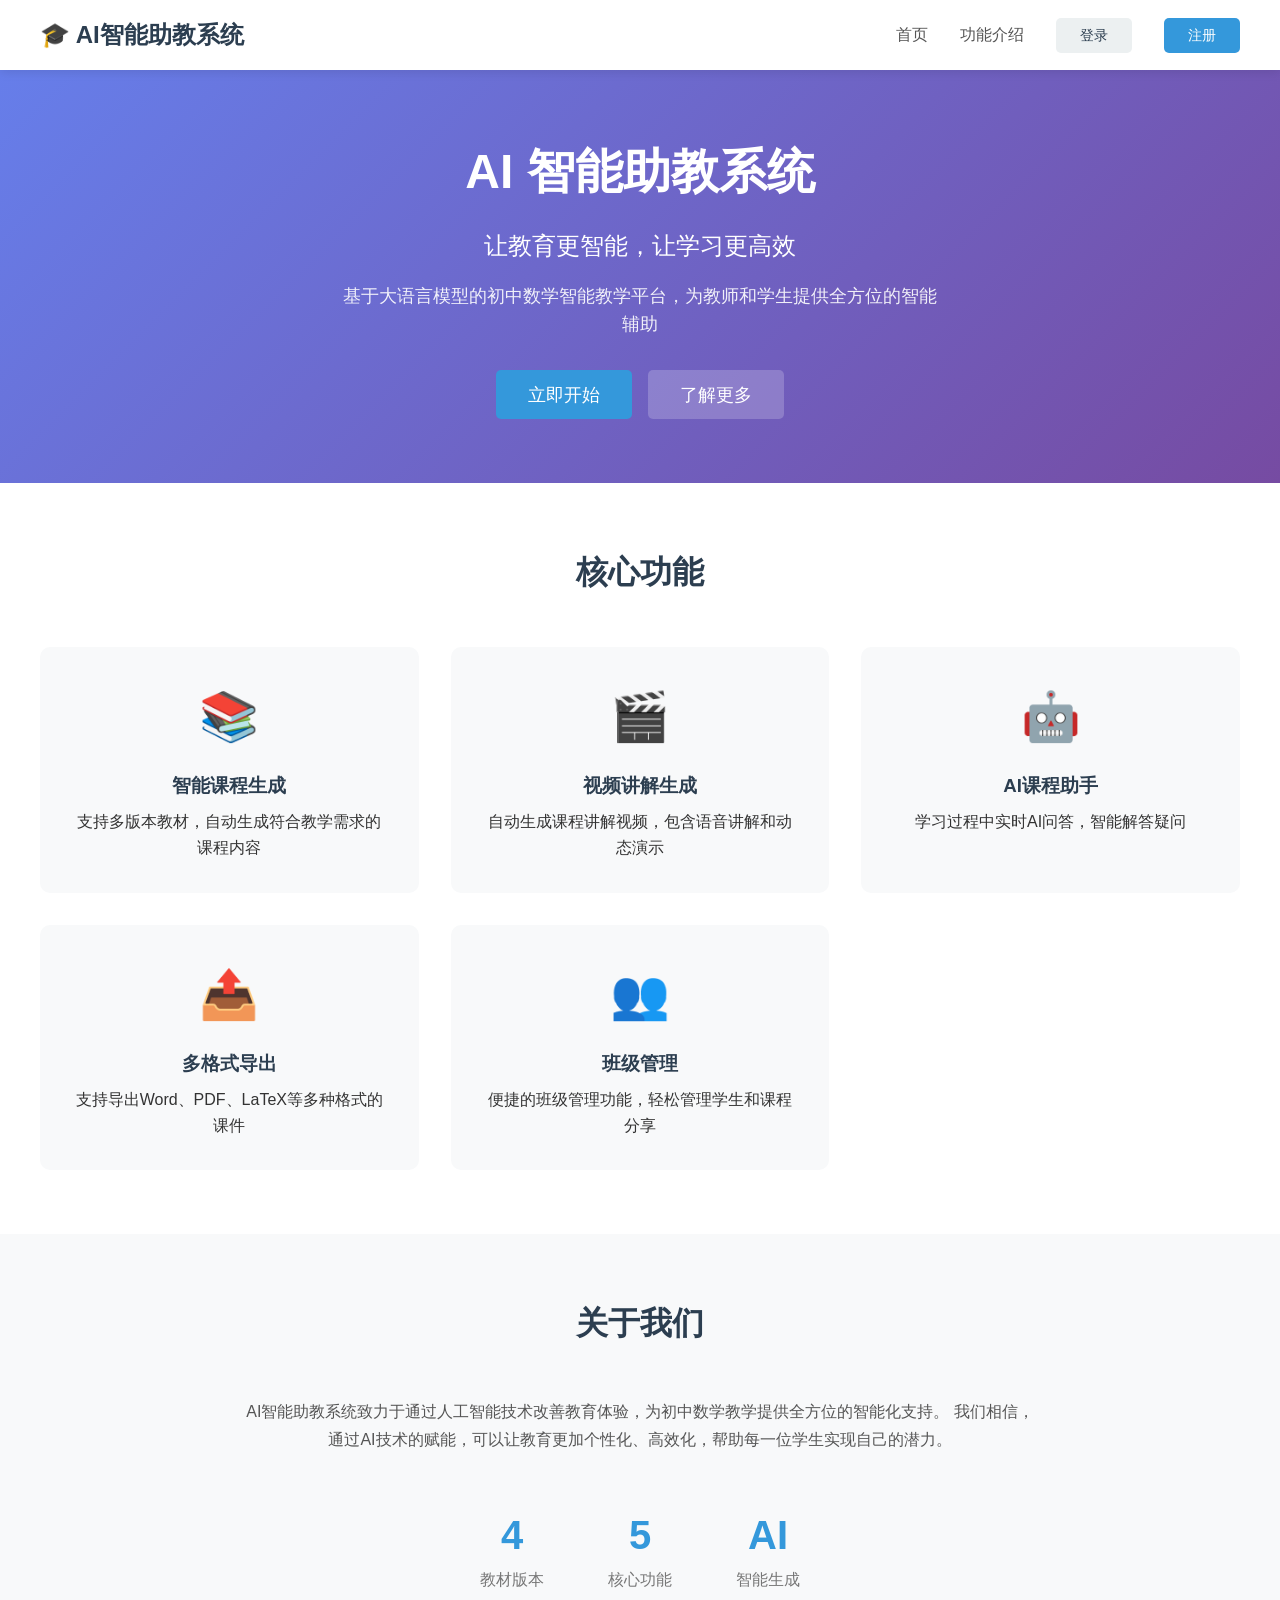
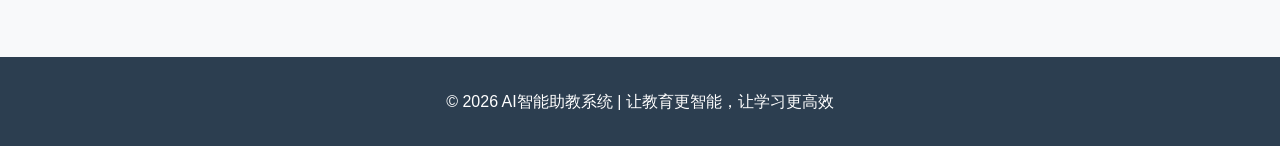
<file: shared/pages/login.html>
<!DOCTYPE html>
<html lang="zh-CN">
<head>
    <meta charset="UTF-8">
    <meta name="viewport" content="width=device-width, initial-scale=1.0">
    <title>AI智能助教系统 - 初中数学智能教学平台</title>
    <!-- 使用共享的样式文件 -->
    <link rel="stylesheet" href="/static/css/login-style.css">
    <style>
        /* 基础样式，确保页面可显示 */
        * {
            margin: 0;
            padding: 0;
            box-sizing: border-box;
        }
        body {
            font-family: -apple-system, BlinkMacSystemFont, 'Segoe UI', Roboto, sans-serif;
            line-height: 1.6;
            color: #333;
            background: #f5f7fa;
        }
        .login-container {
            min-height: 100vh;
        }
        /* 导航栏样式 */
        .login-header {
            background: white;
            box-shadow: 0 2px 10px rgba(0,0,0,0.1);
            padding: 1rem 2rem;
            position: sticky;
            top: 0;
            z-index: 1000;
        }
        .login-header nav {
            max-width: 1200px;
            margin: 0 auto;
            display: flex;
            justify-content: space-between;
            align-items: center;
        }
        .logo {
            font-size: 1.5rem;
            font-weight: bold;
            color: #2c3e50;
        }
        .nav-links {
            display: flex;
            gap: 2rem;
            align-items: center;
        }
        .nav-links a {
            text-decoration: none;
            color: #555;
            transition: color 0.3s;
        }
        .nav-links a:hover {
            color: #3498db;
        }
        .btn {
            padding: 0.5rem 1.5rem;
            border: none;
            border-radius: 5px;
            cursor: pointer;
            font-size: 0.9rem;
            transition: all 0.3s;
        }
        .btn-primary {
            background: #3498db;
            color: white;
        }
        .btn-secondary {
            background: #ecf0f1;
            color: #2c3e50;
        }
        .btn:hover {
            transform: translateY(-2px);
            box-shadow: 0 4px 8px rgba(0,0,0,0.2);
        }
        /* Hero区域 */
        .hero-section {
            background: linear-gradient(135deg, #667eea 0%, #764ba2 100%);
            color: white;
            padding: 4rem 2rem;
            text-align: center;
        }
        .hero-title {
            font-size: 3rem;
            margin-bottom: 1rem;
        }
        .hero-subtitle {
            font-size: 1.5rem;
            margin-bottom: 1rem;
        }
        .hero-description {
            font-size: 1.1rem;
            opacity: 0.9;
            max-width: 600px;
            margin: 0 auto 2rem;
        }
        .hero-buttons {
            display: flex;
            gap: 1rem;
            justify-content: center;
        }
        .btn-large {
            padding: 0.8rem 2rem;
            font-size: 1.1rem;
        }
        /* 功能区域 */
        .features-section {
            padding: 4rem 2rem;
            background: white;
        }
        .section-title {
            text-align: center;
            font-size: 2rem;
            margin-bottom: 3rem;
            color: #2c3e50;
        }
        .features-grid {
            display: grid;
            grid-template-columns: repeat(auto-fit, minmax(300px, 1fr));
            gap: 2rem;
            max-width: 1200px;
            margin: 0 auto;
        }
        .feature-card {
            background: #f8f9fa;
            padding: 2rem;
            border-radius: 10px;
            text-align: center;
            transition: transform 0.3s;
        }
        .feature-card:hover {
            transform: translateY(-5px);
        }
        .feature-icon-large {
            font-size: 3rem;
            margin-bottom: 1rem;
        }
        .feature-card h3 {
            margin-bottom: 0.5rem;
            color: #2c3e50;
        }
        /* 模态框样式 */
        .modal {
            display: none;
            position: fixed;
            top: 0;
            left: 0;
            width: 100%;
            height: 100%;
            background: rgba(0,0,0,0.5);
            z-index: 2000;
            justify-content: center;
            align-items: center;
        }
        .modal.active {
            display: flex;
        }
        .modal-content {
            background: white;
            padding: 2rem;
            border-radius: 10px;
            max-width: 400px;
            width: 90%;
        }
        .form-group {
            margin-bottom: 1rem;
        }
        .form-group label {
            display: block;
            margin-bottom: 0.5rem;
            color: #555;
        }
        .form-group input, .form-group select {
            width: 100%;
            padding: 0.8rem;
            border: 1px solid #ddd;
            border-radius: 5px;
            font-size: 1rem;
        }
        .form-actions {
            display: flex;
            gap: 1rem;
            margin-top: 1.5rem;
        }
        /* Toast通知 */
        .toast {
            position: fixed;
            top: 20px;
            right: 20px;
            padding: 1rem 2rem;
            border-radius: 5px;
            color: white;
            z-index: 3000;
            animation: slideIn 0.3s ease;
        }
        .toast.success {
            background: #27ae60;
        }
        .toast.error {
            background: #e74c3c;
        }
        @keyframes slideIn {
            from {
                transform: translateX(100%);
                opacity: 0;
            }
            to {
                transform: translateX(0);
                opacity: 1;
            }
        }
    </style>
</head>
<body>
    <div class="login-container">
        <!-- 顶部导航栏 -->
        <header class="login-header">
            <nav>
                <div class="logo">🎓 AI智能助教系统</div>
                <div class="nav-links">
                    <a href="#hero">首页</a>
                    <a href="#features">功能介绍</a>
                    <button class="btn btn-secondary" onclick="openLoginModal()">登录</button>
                    <button class="btn btn-primary" onclick="openRegisterModal()">注册</button>
                </div>
            </nav>
        </header>

        <!-- 主内容区域 - Hero Section -->
        <div class="hero-section" id="hero">
            <div class="hero-content">
                <h1 class="hero-title">AI 智能助教系统</h1>
                <p class="hero-subtitle">让教育更智能，让学习更高效</p>
                <p class="hero-description">基于大语言模型的初中数学智能教学平台，为教师和学生提供全方位的智能辅助</p>
                <div class="hero-buttons">
                    <button class="btn btn-primary btn-large" onclick="openRegisterModal()">立即开始</button>
                    <button class="btn btn-secondary btn-large" style="background: rgba(255,255,255,0.2); color: white;" onclick="document.getElementById('features').scrollIntoView({behavior: 'smooth'})">了解更多</button>
                </div>
            </div>
        </div>

        <!-- 功能特性区域 -->
        <div class="features-section" id="features">
            <div class="container">
                <h2 class="section-title">核心功能</h2>
                <div class="features-grid">
                    <div class="feature-card">
                        <div class="feature-icon-large">📚</div>
                        <h3>智能课程生成</h3>
                        <p>支持多版本教材，自动生成符合教学需求的课程内容</p>
                    </div>
                    <div class="feature-card">
                        <div class="feature-icon-large">🎬</div>
                        <h3>视频讲解生成</h3>
                        <p>自动生成课程讲解视频，包含语音讲解和动态演示</p>
                    </div>
                    <div class="feature-card">
                        <div class="feature-icon-large">🤖</div>
                        <h3>AI课程助手</h3>
                        <p>学习过程中实时AI问答，智能解答疑问</p>
                    </div>
                    <div class="feature-card">
                        <div class="feature-icon-large">📤</div>
                        <h3>多格式导出</h3>
                        <p>支持导出Word、PDF、LaTeX等多种格式的课件</p>
                    </div>
                    <div class="feature-card">
                        <div class="feature-icon-large">👥</div>
                        <h3>班级管理</h3>
                        <p>便捷的班级管理功能，轻松管理学生和课程分享</p>
                    </div>
                </div>
            </div>
        </div>

        <!-- 关于我们区域 -->
        <div style="background: #f8f9fa; padding: 4rem 2rem; text-align: center;">
            <h2 class="section-title">关于我们</h2>
            <p style="max-width: 800px; margin: 0 auto; line-height: 1.8; color: #555;">
                AI智能助教系统致力于通过人工智能技术改善教育体验，为初中数学教学提供全方位的智能化支持。
                我们相信，通过AI技术的赋能，可以让教育更加个性化、高效化，帮助每一位学生实现自己的潜力。
            </p>
            <div style="display: flex; justify-content: center; gap: 4rem; margin-top: 3rem;">
                <div>
                    <div style="font-size: 2.5rem; font-weight: bold; color: #3498db;">4</div>
                    <div style="color: #777;">教材版本</div>
                </div>
                <div>
                    <div style="font-size: 2.5rem; font-weight: bold; color: #3498db;">5</div>
                    <div style="color: #777;">核心功能</div>
                </div>
                <div>
                    <div style="font-size: 2.5rem; font-weight: bold; color: #3498db;">AI</div>
                    <div style="color: #777;">智能生成</div>
                </div>
            </div>
        </div>

        <!-- 页脚 -->
        <footer style="background: #2c3e50; color: white; padding: 2rem; text-align: center;">
            <p>&copy; 2026 AI智能助教系统 | 让教育更智能，让学习更高效</p>
        </footer>
    </div>

    <!-- 登录模态框 -->
    <div id="loginModal" class="modal">
        <div class="modal-content">
            <h2 style="margin-bottom: 1.5rem; text-align: center;">登录</h2>
            <form id="loginForm" onsubmit="handleLogin(event)">
                <div class="form-group">
                    <label>用户名</label>
                    <input type="text" id="loginUsername" required placeholder="请输入用户名">
                </div>
                <div class="form-group">
                    <label>密码</label>
                    <input type="password" id="loginPassword" required placeholder="请输入密码">
                </div>
                <div class="form-actions">
                    <button type="submit" class="btn btn-primary" style="flex: 1;">登录</button>
                    <button type="button" class="btn btn-secondary" onclick="closeModal('loginModal')">取消</button>
                </div>
                <p style="margin-top: 1rem; text-align: center; font-size: 0.9rem; color: #777;">
                    测试账号：教师 teacher123，学生 student123
                </p>
            </form>
        </div>
    </div>

    <!-- 注册模态框 -->
    <div id="registerModal" class="modal">
        <div class="modal-content">
            <h2 style="margin-bottom: 1.5rem; text-align: center;">注册</h2>
            <form id="registerForm" onsubmit="handleRegister(event)">
                <div class="form-group">
                    <label>用户名</label>
                    <input type="text" id="regUsername" required placeholder="请输入用户名">
                </div>
                <div class="form-group">
                    <label>密码</label>
                    <input type="password" id="regPassword" required placeholder="请输入密码">
                </div>
                <div class="form-group">
                    <label>身份</label>
                    <select id="regRole" required>
                        <option value="">请选择身份</option>
                        <option value="teacher">教师</option>
                        <option value="student">学生</option>
                    </select>
                </div>
                <div class="form-actions">
                    <button type="submit" class="btn btn-primary" style="flex: 1;">注册</button>
                    <button type="button" class="btn btn-secondary" onclick="closeModal('registerModal')">取消</button>
                </div>
            </form>
        </div>
    </div>

    <script>
        // API基础URL
        const API_BASE = '/api';

        // 显示Toast消息
        function showToast(message, type = 'info') {
            const toast = document.createElement('div');
            toast.className = `toast ${type}`;
            toast.textContent = message;
            document.body.appendChild(toast);
            setTimeout(() => toast.remove(), 3000);
        }

        // 打开模态框
        function openLoginModal() {
            document.getElementById('loginModal').classList.add('active');
        }

        function openRegisterModal() {
            document.getElementById('registerModal').classList.add('active');
        }

        // 关闭模态框
        function closeModal(modalId) {
            document.getElementById(modalId).classList.remove('active');
        }

        // 处理登录
        async function handleLogin(event) {
            event.preventDefault();
            const username = document.getElementById('loginUsername').value;
            const password = document.getElementById('loginPassword').value;

            try {
                const response = await fetch(API_BASE + '/auth/login', {
                    method: 'POST',
                    headers: { 'Content-Type': 'application/json' },
                    body: JSON.stringify({ username, password })
                });

                const data = await response.json();

                if (response.ok) {
                    localStorage.setItem('sessionId', data.session_id);
                    localStorage.setItem('currentUser', JSON.stringify(data.user));
                    showToast('登录成功！', 'success');

                    setTimeout(() => {
                        if (data.user.role === 'teacher') {
                            window.location.href = '/teacher/frontend/index.html';
                        } else {
                            window.location.href = '/student/frontend/index.html';
                        }
                    }, 500);
                } else {
                    showToast(data.detail || '登录失败', 'error');
                }
            } catch (error) {
                showToast('网络错误，请重试', 'error');
            }
        }

        // 处理注册
        async function handleRegister(event) {
            event.preventDefault();
            const username = document.getElementById('regUsername').value;
            const password = document.getElementById('regPassword').value;
            const role = document.getElementById('regRole').value;

            try {
                const response = await fetch(API_BASE + '/auth/register', {
                    method: 'POST',
                    headers: { 'Content-Type': 'application/json' },
                    body: JSON.stringify({ username, password, role })
                });

                const data = await response.json();

                if (response.ok) {
                    showToast('注册成功！请登录', 'success');
                    closeModal('registerModal');
                    openLoginModal();
                } else {
                    showToast(data.detail || '注册失败', 'error');
                }
            } catch (error) {
                showToast('网络错误，请重试', 'error');
            }
        }

        // 点击模态框背景关闭
        document.querySelectorAll('.modal').forEach(modal => {
            modal.addEventListener('click', (e) => {
                if (e.target === modal) {
                    modal.classList.remove('active');
                }
            });
        });
    </script>
</body>
</html>
</file>
<file: static/css/login-style.css>
/* Login page styles */
</file>
